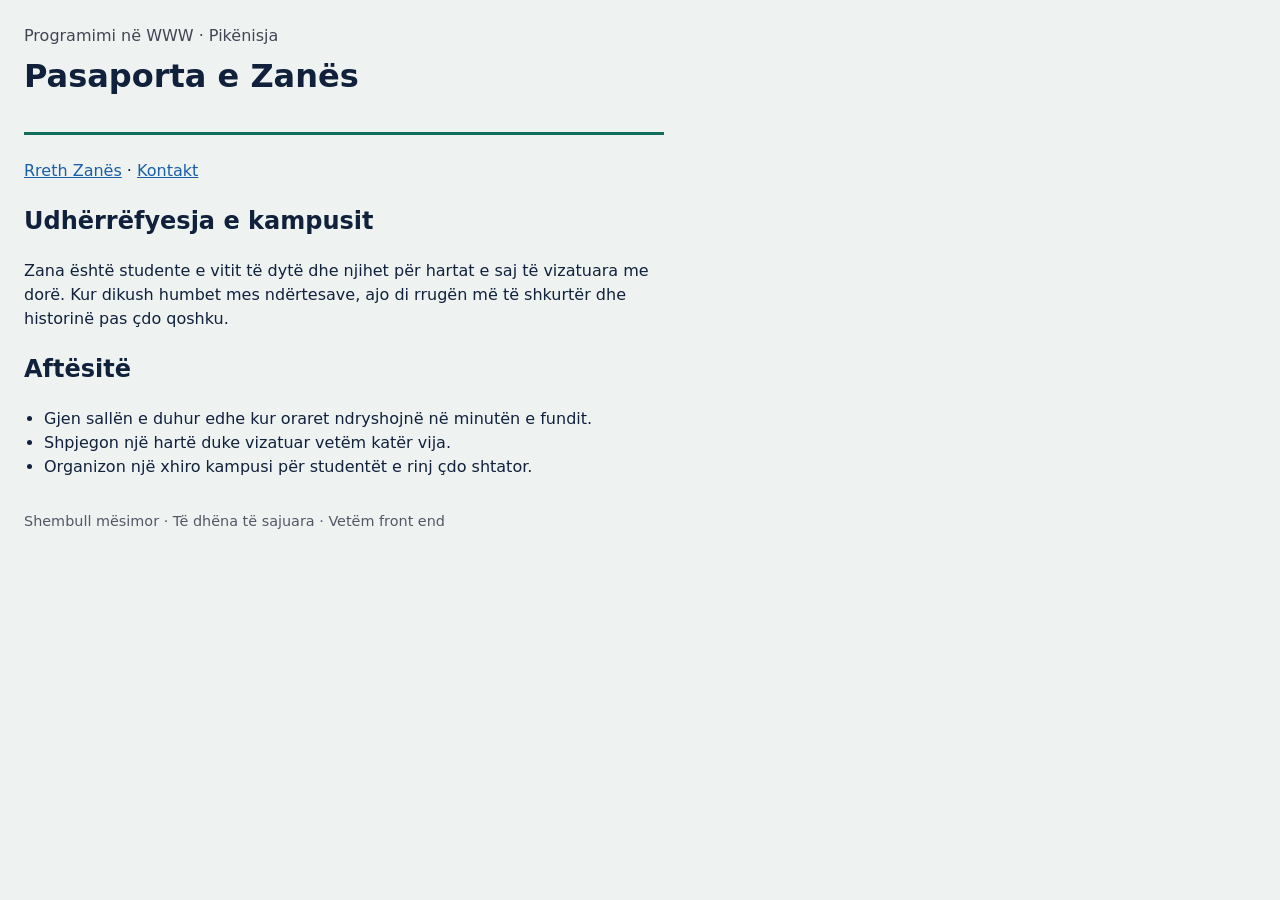
<file: index.html>
<!doctype html>
<html lang="sq">
  <head>
    <meta charset="UTF-8" />
    <meta name="viewport" content="width=device-width, initial-scale=1" />
    <title>Pasaporta digjitale dhe GitHub</title>
    <link rel="stylesheet" href="style.css" />
  </head>
  <body>
    <a class="skip" href="#main">Kalo te përmbajtja</a>
    <header>
      <p>Programimi në WWW · Pikënisja</p>
      <h1>Pasaporta e Zanës</h1>
    </header>
    <main id="main">
      <p>
        <a href="rreth.html">Rreth Zanës</a> ·
        <a href="kontakt.html">Kontakt</a>
      </p>

      <h2>Udhërrëfyesja e kampusit</h2>
      <p>
        Zana është studente e vitit të dytë dhe njihet për hartat e saj të
        vizatuara me dorë. Kur dikush humbet mes ndërtesave, ajo di rrugën
        më të shkurtër dhe historinë pas çdo qoshku.
      </p>

      <h2>Aftësitë</h2>
      <ul>
        <li>Gjen sallën e duhur edhe kur oraret ndryshojnë në minutën e fundit.</li>
        <li>Shpjegon një hartë duke vizatuar vetëm katër vija.</li>
        <li>Organizon një xhiro kampusi për studentët e rinj çdo shtator.</li>
      </ul>
    </main>
    <footer>Shembull mësimor · Të dhëna të sajuara · Vetëm front end</footer>
  </body>
</html>
</file>
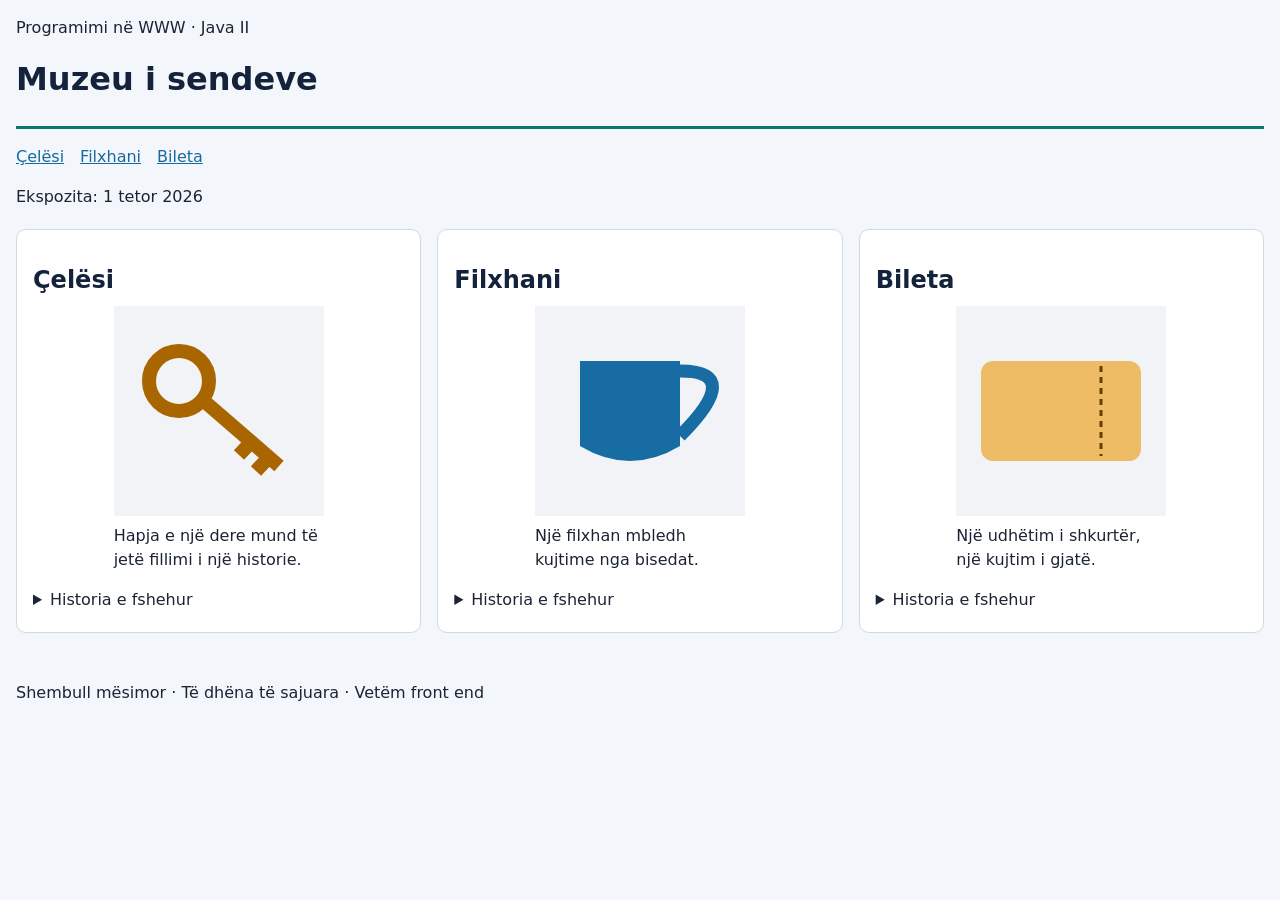
<file: Java II/index.html>
<!doctype html>
<html lang="sq">
  <head>
    <meta charset="UTF-8" />
    <meta name="viewport" content="width=device-width, initial-scale=1" />
    <title>Muzeu i sendeve</title>
    <link rel="stylesheet" href="style.css" />
  </head>
  <body>
    <a class="skip" href="#main">Kalo te përmbajtja</a>
    <header>
      <p>Programimi në WWW · Java II</p>
      <h1>Muzeu i sendeve</h1>
    </header>
    <nav aria-label="Sendet e ekspozitës">
      <a href="#celesi">Çelësi</a>
      <a href="#filxhani">Filxhani</a>
      <a href="#bileta">Bileta</a>
    </nav>
    <main id="main">
      <p class="date">Ekspozita: <time datetime="2026-10-01">1 tetor 2026</time></p>

      <div class="grid">
        <article class="card" id="celesi">
          <h2>Çelësi</h2>
          <figure>
            <img src="celesi.svg" alt="Një çelës bronzi me unazë të rrumbullakët" width="210" height="210" />
            <figcaption>Hapja e një dere mund të jetë fillimi i një historie.</figcaption>
          </figure>
          <details>
            <summary>Historia e fshehur</summary>
            <p>Ky çelës hapte portën e një shtëpie të vjetër në rrugën e pazarit. Kur shtëpia u shit, pronari e mbajti çelësin në xhep për vite me radhë.</p>
          </details>
        </article>

        <article class="card" id="filxhani">
          <h2>Filxhani</h2>
          <figure>
            <img src="filxhani.svg" alt="Një filxhan blu me vesh" width="210" height="210" />
            <figcaption>Një filxhan mbledh kujtime nga bisedat.</figcaption>
          </figure>
          <details>
            <summary>Historia e fshehur</summary>
            <p>Në çdo vizitë, nëna e shërbente kafenë në këtë filxhan. Ai nuk u përdor për askënd tjetër dhe sot ruhet në raftin e xhamit.</p>
          </details>
        </article>

        <article class="card" id="bileta">
          <h2>Bileta</h2>
          <figure>
            <img src="bileta.svg" alt="Një biletë e verdhë me vijë të pikuar për shqyerje" width="210" height="210" />
            <figcaption>Një udhëtim i shkurtër, një kujtim i gjatë.</figcaption>
          </figure>
          <details>
            <summary>Historia e fshehur</summary>
            <p>Kjo biletë përdoret për një udhëtim me tren drejt detit. Pjesa e shqyer u hodh, kurse kjo mbeti si kujtim i verës së parë në qytet.</p>
          </details>
        </article>
      </div>
    </main>
    <footer>Shembull mësimor · Të dhëna të sajuara · Vetëm front end</footer>
  </body>
</html>
</file>
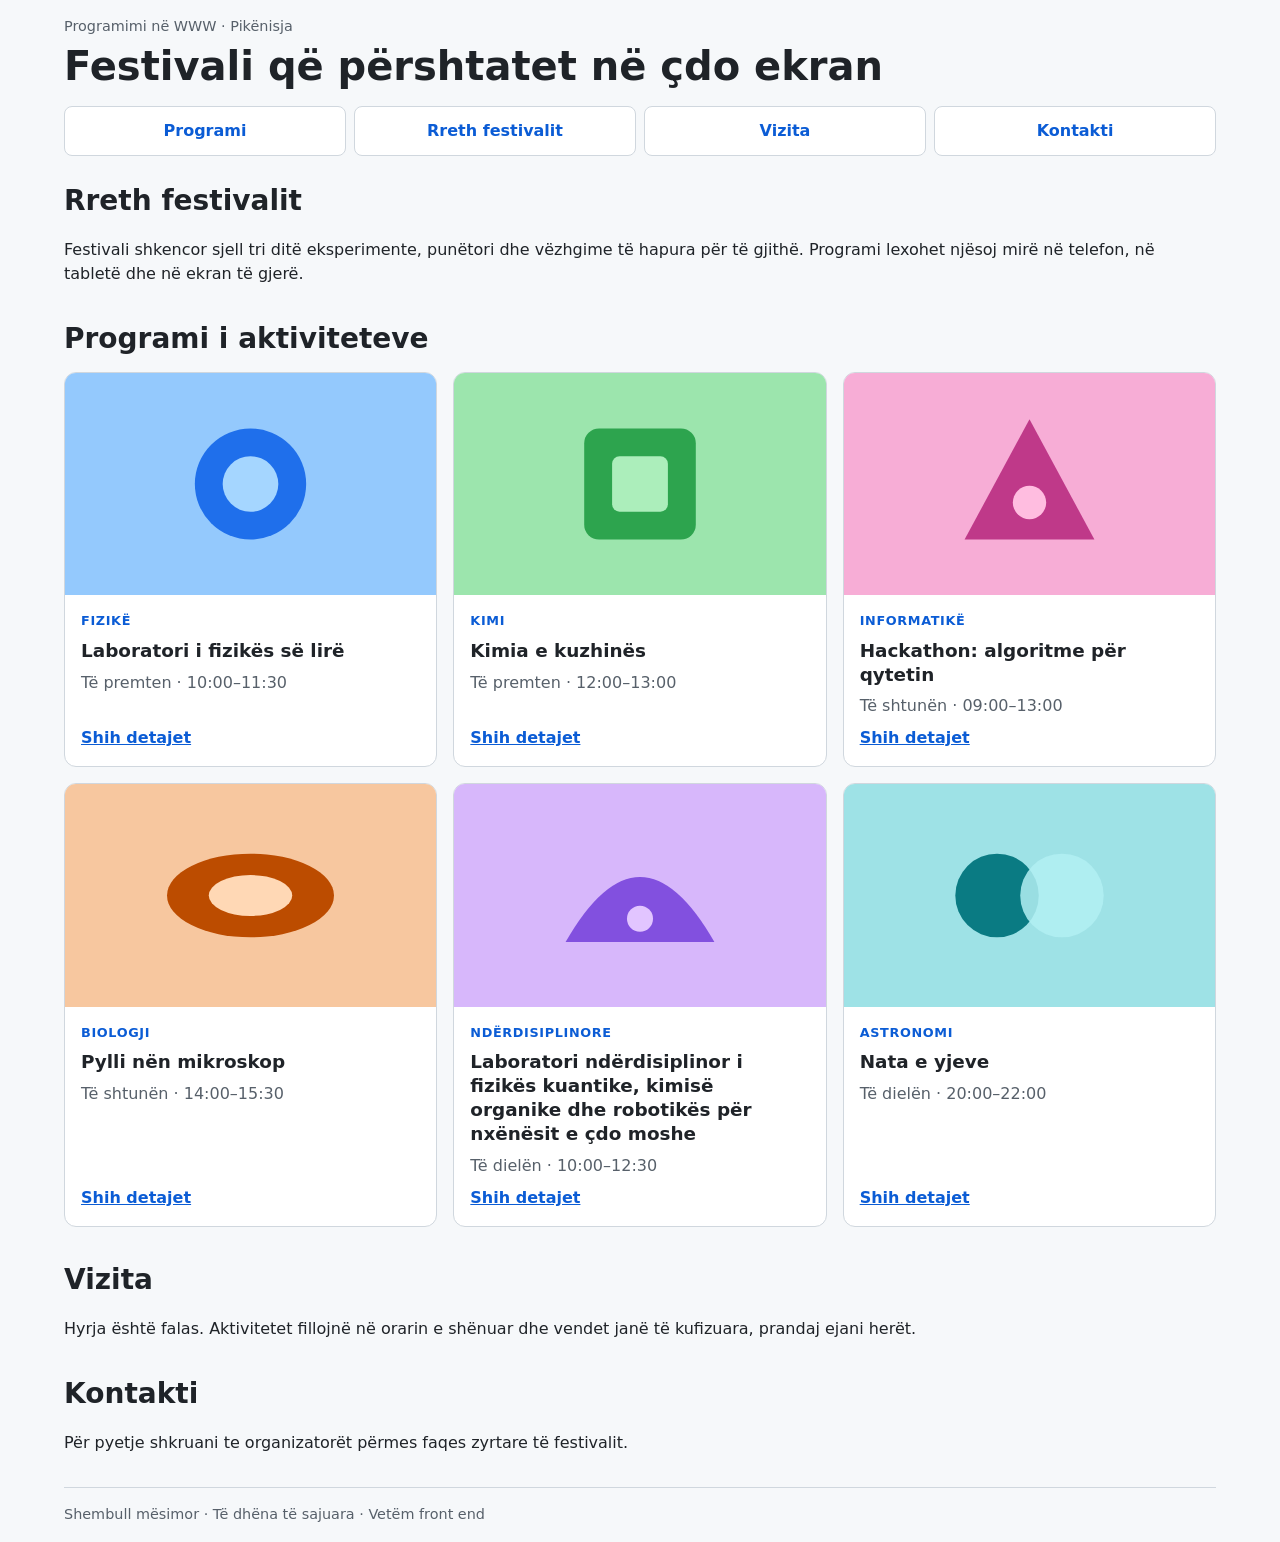
<file: Java IV/index.html>
<!doctype html>
<html lang="sq">
  <head>
    <meta charset="UTF-8" />
    <meta name="viewport" content="width=device-width, initial-scale=1" />
    <title>Festivali që përshtatet në çdo ekran</title>
    <link rel="stylesheet" href="style.css" />
  </head>
  <body>
    <a class="skip" href="#main">Kalo te përmbajtja</a>
    <header>
      <p>Programimi në WWW · Pikënisja</p>
      <h1>Festivali që përshtatet në çdo ekran</h1>
      <nav aria-label="Menuja kryesore">
        <ul class="menu">
          <li><a href="#programi">Programi</a></li>
          <li><a href="#rreth">Rreth festivalit</a></li>
          <li><a href="#vizita">Vizita</a></li>
          <li><a href="#kontakti">Kontakti</a></li>
        </ul>
      </nav>
    </header>
    <main id="main">
      <section id="rreth" aria-labelledby="rreth-titulli">
        <h2 id="rreth-titulli">Rreth festivalit</h2>
        <p>Festivali shkencor sjell tri ditë eksperimente, punëtori dhe vëzhgime të hapura për të gjithë. Programi lexohet njësoj mirë në telefon, në tabletë dhe në ekran të gjerë.</p>
      </section>
      <section id="programi" aria-labelledby="programi-titulli">
        <h2 id="programi-titulli">Programi i aktiviteteve</h2>
        <div class="cards">
          <article class="card">
            <img src="assets/aktiviteti-1.svg" alt="Ilustrim për aktivitetin: Fizikë" width="400" height="240" loading="lazy" />
            <div class="card-body">
              <p class="category">Fizikë</p>
              <h3>Laboratori i fizikës së lirë</h3>
              <p class="time"><span class="visually-hidden">Orari: </span>Të premten · 10:00–11:30</p>
              <a class="details" href="detaje.html#a1">Shih detajet<span class="visually-hidden"> për Laboratori i fizikës së lirë</span></a>
            </div>
          </article>
          <article class="card">
            <img src="assets/aktiviteti-2.svg" alt="Ilustrim për aktivitetin: Kimi" width="400" height="240" loading="lazy" />
            <div class="card-body">
              <p class="category">Kimi</p>
              <h3>Kimia e kuzhinës</h3>
              <p class="time"><span class="visually-hidden">Orari: </span>Të premten · 12:00–13:00</p>
              <a class="details" href="detaje.html#a2">Shih detajet<span class="visually-hidden"> për Kimia e kuzhinës</span></a>
            </div>
          </article>
          <article class="card">
            <img src="assets/aktiviteti-3.svg" alt="Ilustrim për aktivitetin: Informatikë" width="400" height="240" loading="lazy" />
            <div class="card-body">
              <p class="category">Informatikë</p>
              <h3>Hackathon: algoritme për qytetin</h3>
              <p class="time"><span class="visually-hidden">Orari: </span>Të shtunën · 09:00–13:00</p>
              <a class="details" href="detaje.html#a3">Shih detajet<span class="visually-hidden"> për Hackathon: algoritme për qytetin</span></a>
            </div>
          </article>
          <article class="card">
            <img src="assets/aktiviteti-4.svg" alt="Ilustrim për aktivitetin: Biologji" width="400" height="240" loading="lazy" />
            <div class="card-body">
              <p class="category">Biologji</p>
              <h3>Pylli nën mikroskop</h3>
              <p class="time"><span class="visually-hidden">Orari: </span>Të shtunën · 14:00–15:30</p>
              <a class="details" href="detaje.html#a4">Shih detajet<span class="visually-hidden"> për Pylli nën mikroskop</span></a>
            </div>
          </article>
          <article class="card">
            <img src="assets/aktiviteti-5.svg" alt="Ilustrim për aktivitetin: Ndërdisiplinore" width="400" height="240" loading="lazy" />
            <div class="card-body">
              <p class="category">Ndërdisiplinore</p>
              <h3>Laboratori ndërdisiplinor i fizikës kuantike, kimisë organike dhe robotikës për nxënësit e çdo moshe</h3>
              <p class="time"><span class="visually-hidden">Orari: </span>Të dielën · 10:00–12:30</p>
              <a class="details" href="detaje.html#a5">Shih detajet<span class="visually-hidden"> për Laboratori ndërdisiplinor i fizikës kuantike, kimisë organike dhe robotikës për nxënësit e çdo moshe</span></a>
            </div>
          </article>
          <article class="card">
            <img src="assets/aktiviteti-6.svg" alt="Ilustrim për aktivitetin: Astronomi" width="400" height="240" loading="lazy" />
            <div class="card-body">
              <p class="category">Astronomi</p>
              <h3>Nata e yjeve</h3>
              <p class="time"><span class="visually-hidden">Orari: </span>Të dielën · 20:00–22:00</p>
              <a class="details" href="detaje.html#a6">Shih detajet<span class="visually-hidden"> për Nata e yjeve</span></a>
            </div>
          </article>
        </div>
      </section>
      <section id="vizita" aria-labelledby="vizita-titulli">
        <h2 id="vizita-titulli">Vizita</h2>
        <p>Hyrja është falas. Aktivitetet fillojnë në orarin e shënuar dhe vendet janë të kufizuara, prandaj ejani herët.</p>
      </section>
      <section id="kontakti" aria-labelledby="kontakti-titulli">
        <h2 id="kontakti-titulli">Kontakti</h2>
        <p>Për pyetje shkruani te organizatorët përmes faqes zyrtare të festivalit.</p>
      </section>
    </main>
    <footer>Shembull mësimor · Të dhëna të sajuara · Vetëm front end</footer>
  </body>
</html>
</file>
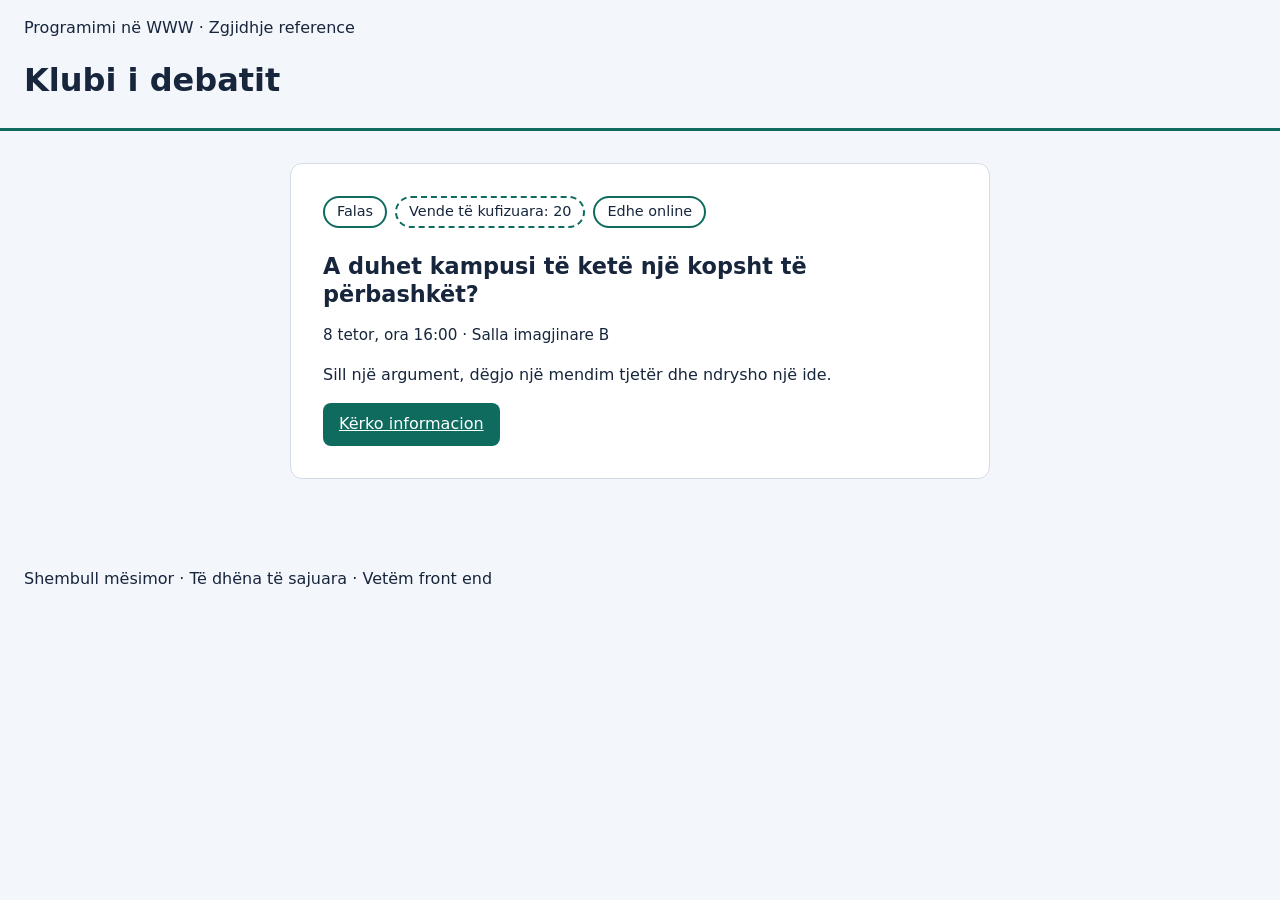
<file: Java III/JavaIII/index.html>
<!doctype html>
<html lang="sq">
  <head>
    <meta charset="UTF-8" />
    <meta name="viewport" content="width=device-width, initial-scale=1" />
    <title>Klubi i debatit · Afishe</title>
    <link rel="icon" href="assets/debat.svg" type="image/svg+xml" />
    <link rel="stylesheet" href="style.css" />
    <!-- gabime.css ngarkohet pas style.css; rregullat e riparuara jetojnë aty -->
    <link rel="stylesheet" href="Fillimi/gabime.css" />
  </head>
  <body>
    <a class="skip" href="#main">Kalo te përmbajtja</a>
    <header class="site-header">
      <p>Programimi në WWW · Zgjidhje reference</p>
      <h1>Klubi i debatit</h1>
    </header>

    <main id="main">
      <article class="card poster" aria-labelledby="titulli">
        <ul class="badges" aria-label="Informacion mbi pjesëmarrjen">
          <li class="badge badge--free">Falas</li>
          <li class="badge badge--limited">Vende të kufizuara: 20</li>
          <li class="badge badge--online">Edhe online</li>
        </ul>

        <h2 id="titulli">A duhet kampusi të ketë një kopsht të përbashkët?</h2>
        <p class="meta">
          <time datetime="2026-10-08T16:00">8 tetor, ora 16:00</time> · Salla imagjinare B
        </p>
        <p>Sill një argument, dëgjo një mendim tjetër dhe ndrysho një ide.</p>
        <a class="btn" href="https://example.com/regjistrohu">Kërko informacion</a>
      </article>
    </main>

    <footer class="site-footer">Shembull mësimor · Të dhëna të sajuara · Vetëm front end</footer>
  </body>
</html>
</file>
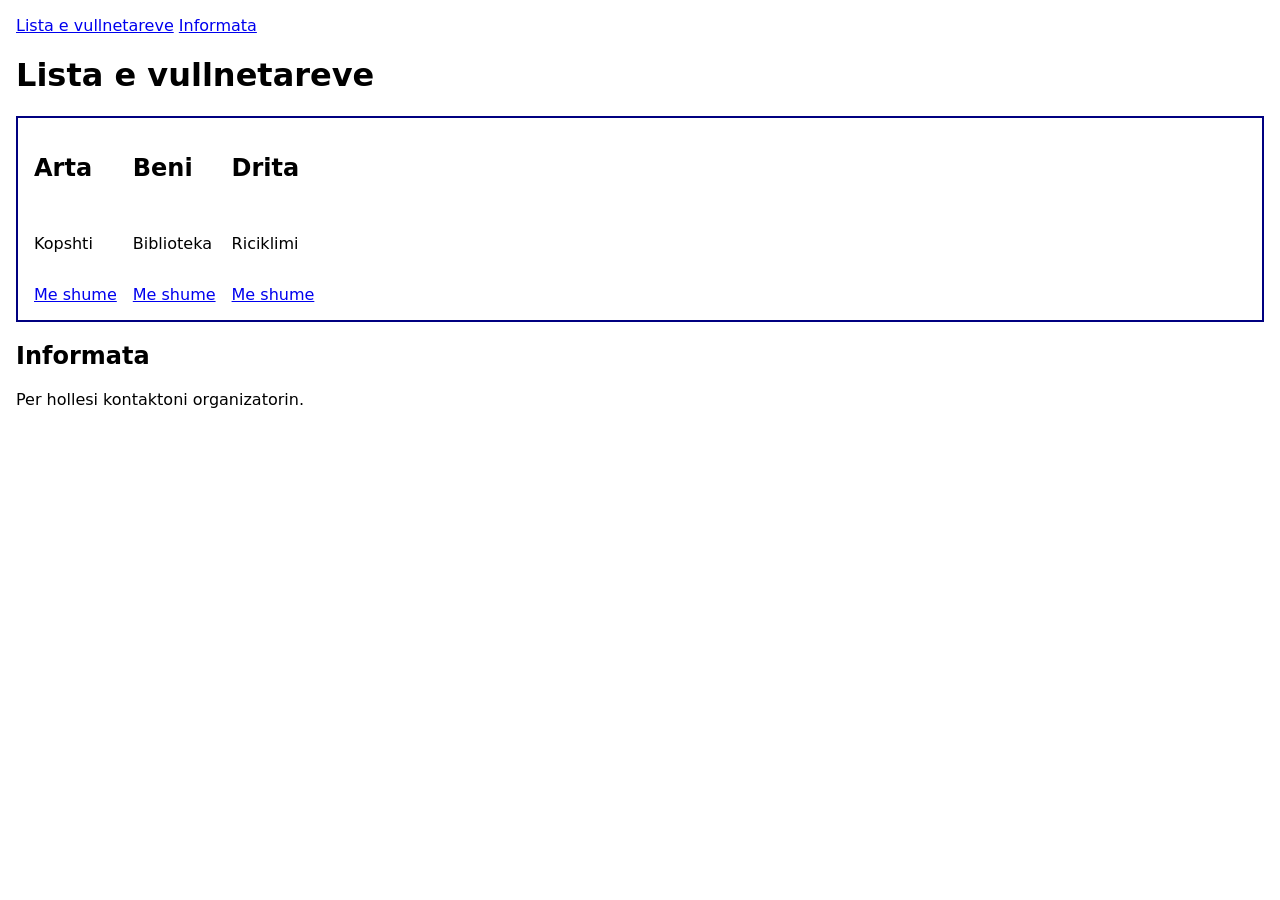
<file: Vleresime/Prova1/index.html>
<!doctype html>
<html lang="sq">
<head>
  <meta charset="UTF-8">
  <meta name="viewport" content="width=device-width,initial-scale=1">
  <title>Lista e vullnetareve</title>
  <link rel="stylesheet" href="style.css">
</head>
<body>
  <nav><a href="#anetaret">Lista e vullnetareve</a> <a href="#kontakti">Informata</a></nav>
  <main>
    <h1>Lista e vullnetareve</h1>
    <section id="anetaret" class="members" aria-label="Lista e vullnetareve">
      <article>
        <h2>Arta</h2>
        <p>Kopshti</p>
        <a href="#kontakti">Me shume</a>
      </article>
      <article>
        <h2>Beni</h2>
        <p>Biblioteka</p>
        <a href="#kontakti">Me shume</a>
      </article>
      <article>
        <h2>Drita</h2>
        <p>Riciklimi</p>
        <a href="#kontakti">Me shume</a>
      </article>
    </section>
    <section id="kontakti">
      <h2>Informata</h2>
      <p>Per hollesi kontaktoni organizatorin.</p>
    </section>
  </main>
</body>
</html>
</file>
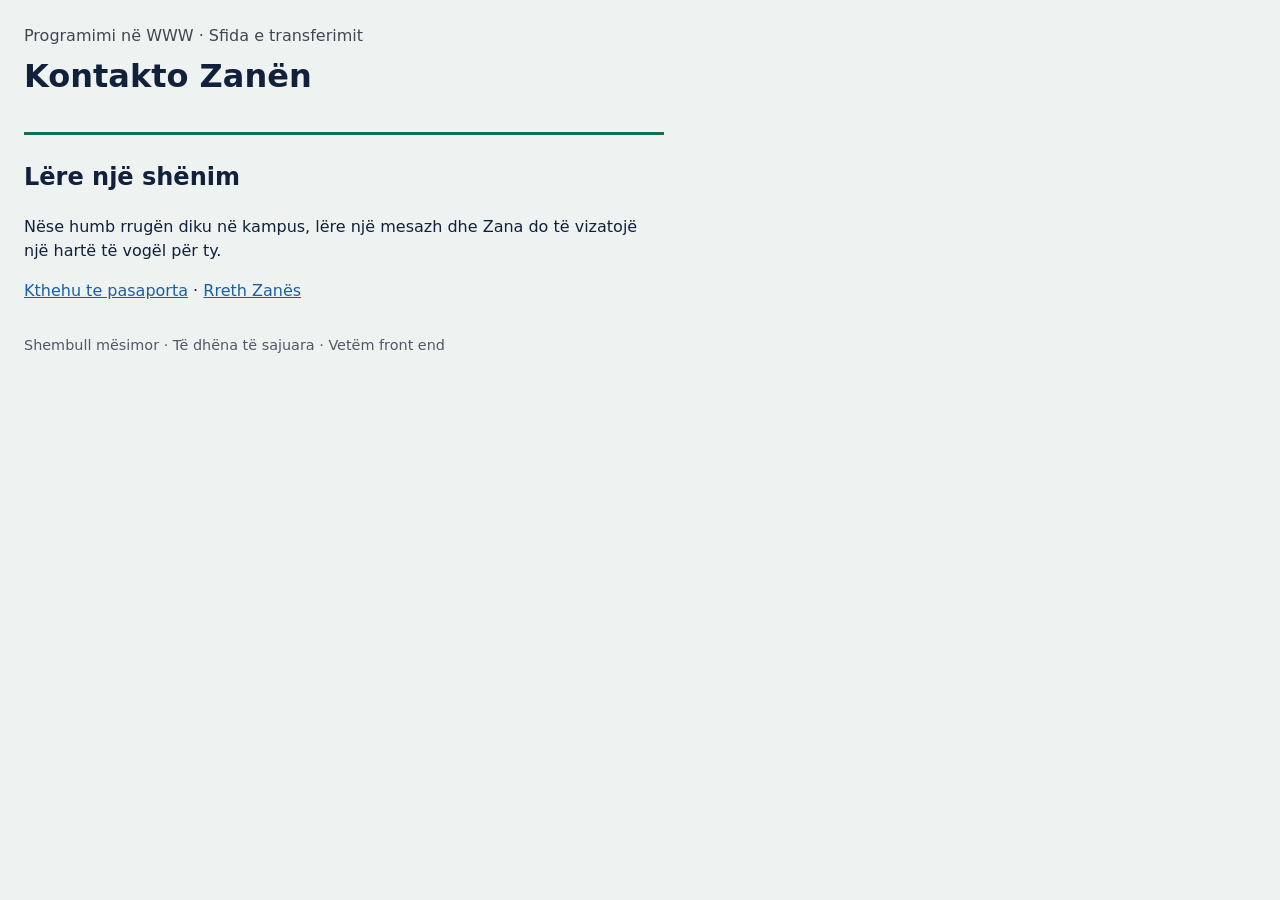
<file: kontakt.html>
<!doctype html>
<html lang="sq">
  <head>
    <meta charset="UTF-8" />
    <meta name="viewport" content="width=device-width, initial-scale=1" />
    <title>Kontakto Zanën</title>
    <link rel="stylesheet" href="style.css" />
  </head>
  <body>
    <a class="skip" href="#main">Kalo te përmbajtja</a>
    <header>
      <p>Programimi në WWW · Sfida e transferimit</p>
      <h1>Kontakto Zanën</h1>
    </header>
    <main id="main">
      <h2>Lëre një shënim</h2>
      <p>
        Nëse humb rrugën diku në kampus, lëre një mesazh dhe Zana do të
        vizatojë një hartë të vogël për ty.
      </p>
      <p>
        <a href="index.html">Kthehu te pasaporta</a> ·
        <a href="rreth.html">Rreth Zanës</a>
      </p>
    </main>
    <footer>Shembull mësimor · Të dhëna të sajuara · Vetëm front end</footer>
  </body>
</html>
</file>
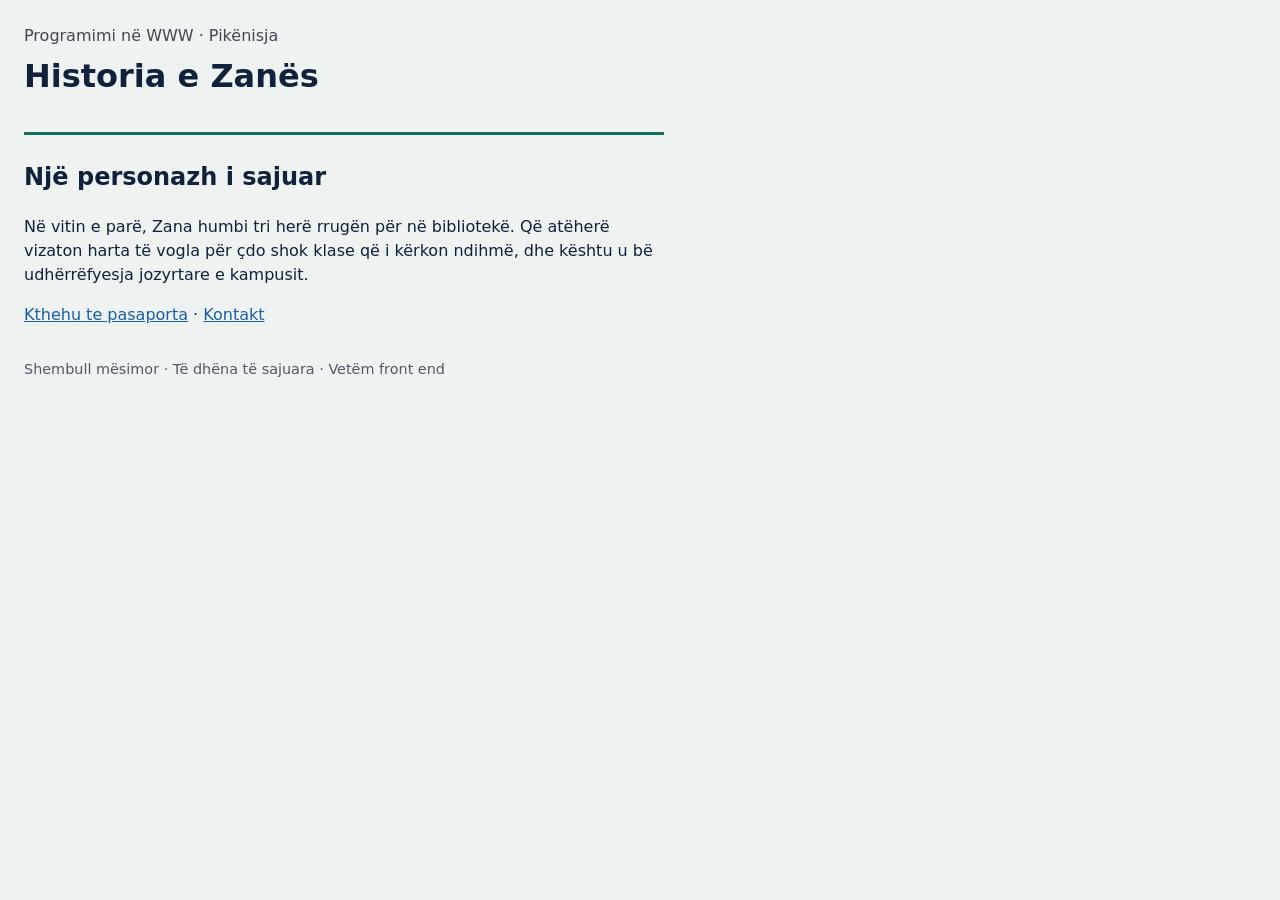
<file: rreth.html>
<!doctype html>
<html lang="sq">
  <head>
    <meta charset="UTF-8" />
    <meta name="viewport" content="width=device-width, initial-scale=1" />
    <title>Historia e Zanës</title>
    <link rel="stylesheet" href="style.css" />
  </head>
  <body>
    <a class="skip" href="#main">Kalo te përmbajtja</a>
    <header>
      <p>Programimi në WWW · Pikënisja</p>
      <h1>Historia e Zanës</h1>
    </header>
    <main id="main">
      <h2>Një personazh i sajuar</h2>
      <p>
        Në vitin e parë, Zana humbi tri herë rrugën për në bibliotekë. Që
        atëherë vizaton harta të vogla për çdo shok klase që i kërkon
        ndihmë, dhe kështu u bë udhërrëfyesja jozyrtare e kampusit.
      </p>
      <p>
        <a href="index.html">Kthehu te pasaporta</a> ·
        <a href="kontakt.html">Kontakt</a>
      </p>
    </main>
    <footer>Shembull mësimor · Të dhëna të sajuara · Vetëm front end</footer>
  </body>
</html>
</file>
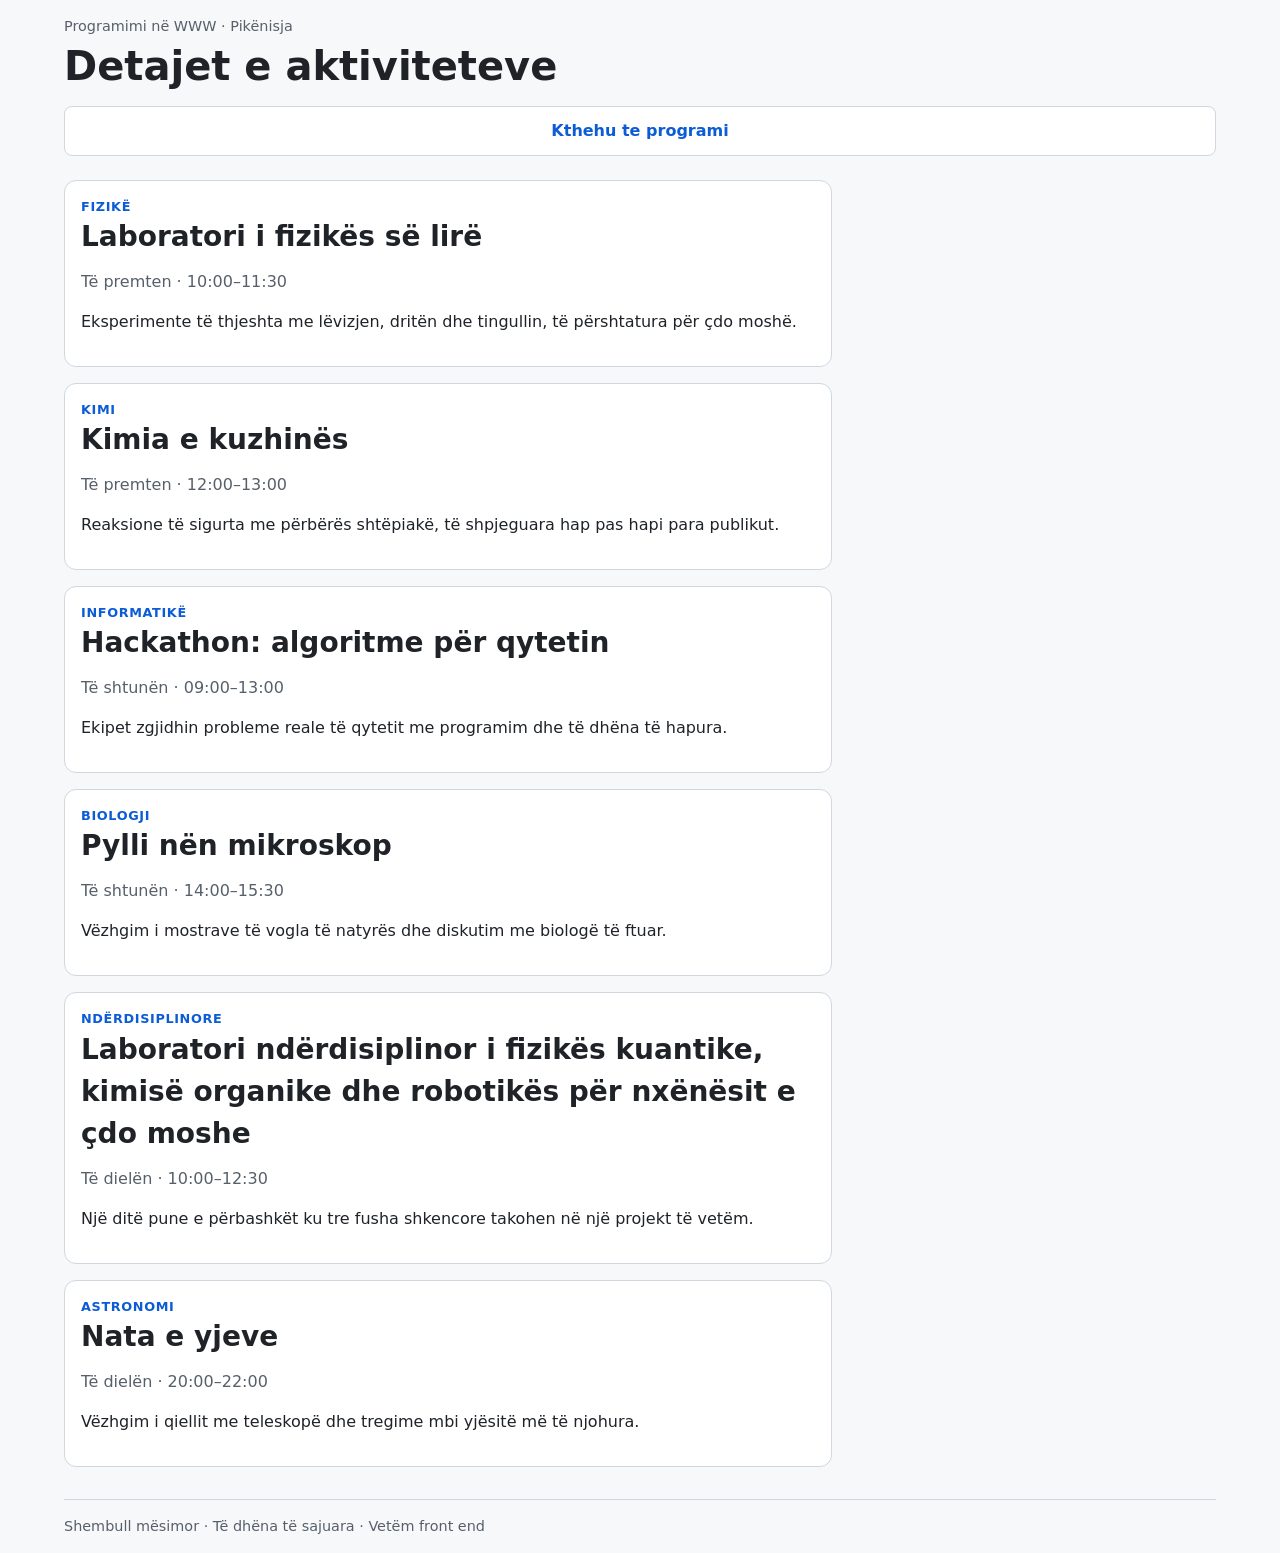
<file: Java IV/detaje.html>
<!doctype html>
<html lang="sq">
  <head>
    <meta charset="UTF-8" />
    <meta name="viewport" content="width=device-width, initial-scale=1" />
    <title>Detajet e aktiviteteve</title>
    <link rel="stylesheet" href="style.css" />
  </head>
  <body>
    <a class="skip" href="#main">Kalo te përmbajtja</a>
    <header>
      <p>Programimi në WWW · Pikënisja</p>
      <h1>Detajet e aktiviteteve</h1>
      <nav aria-label="Menuja kryesore">
        <ul class="menu">
          <li><a href="index.html">Kthehu te programi</a></li>
        </ul>
      </nav>
    </header>
    <main id="main">
      <article id="a1" class="detail">
        <p class="category">Fizikë</p>
        <h2>Laboratori i fizikës së lirë</h2>
        <p class="time">Të premten · 10:00–11:30</p>
        <p>Eksperimente të thjeshta me lëvizjen, dritën dhe tingullin, të përshtatura për çdo moshë.</p>
      </article>
      <article id="a2" class="detail">
        <p class="category">Kimi</p>
        <h2>Kimia e kuzhinës</h2>
        <p class="time">Të premten · 12:00–13:00</p>
        <p>Reaksione të sigurta me përbërës shtëpiakë, të shpjeguara hap pas hapi para publikut.</p>
      </article>
      <article id="a3" class="detail">
        <p class="category">Informatikë</p>
        <h2>Hackathon: algoritme për qytetin</h2>
        <p class="time">Të shtunën · 09:00–13:00</p>
        <p>Ekipet zgjidhin probleme reale të qytetit me programim dhe të dhëna të hapura.</p>
      </article>
      <article id="a4" class="detail">
        <p class="category">Biologji</p>
        <h2>Pylli nën mikroskop</h2>
        <p class="time">Të shtunën · 14:00–15:30</p>
        <p>Vëzhgim i mostrave të vogla të natyrës dhe diskutim me biologë të ftuar.</p>
      </article>
      <article id="a5" class="detail">
        <p class="category">Ndërdisiplinore</p>
        <h2>Laboratori ndërdisiplinor i fizikës kuantike, kimisë organike dhe robotikës për nxënësit e çdo moshe</h2>
        <p class="time">Të dielën · 10:00–12:30</p>
        <p>Një ditë pune e përbashkët ku tre fusha shkencore takohen në një projekt të vetëm.</p>
      </article>
      <article id="a6" class="detail">
        <p class="category">Astronomi</p>
        <h2>Nata e yjeve</h2>
        <p class="time">Të dielën · 20:00–22:00</p>
        <p>Vëzhgim i qiellit me teleskopë dhe tregime mbi yjësitë më të njohura.</p>
      </article>
    </main>
    <footer>Shembull mësimor · Të dhëna të sajuara · Vetëm front end</footer>
  </body>
</html>
</file>
<file: style.css>
/* Shkruaj stilin tënd. */
* {
  box-sizing: border-box;
}

:root {
  --bg: #eef3f2;
  --ink: #11213b;
  --line: #0f6f5c;
  --link: #1a5ea8;
}

body {
  font-family: system-ui, sans-serif;
  margin: 0;
  padding: 1.5rem;
  background: var(--bg);
  color: var(--ink);
  line-height: 1.5;
}

.skip {
  position: absolute;
  left: -999px;
  top: auto;
}
.skip:focus {
  position: static;
  display: inline-block;
  margin-bottom: 0.5rem;
}

header p {
  margin: 0 0 0.25rem;
  color: #445;
}

header h1 {
  margin: 0 0 1rem;
}

header {
  border-bottom: 3px solid var(--line);
  padding-bottom: 1rem;
  margin-bottom: 1.5rem;
  max-width: 40rem;
}

main {
  max-width: 40rem;
}

main ul {
  padding-left: 1.25rem;
}

a {
  color: var(--link);
}

a:focus-visible,
button:focus-visible {
  outline: 3px solid var(--line);
  outline-offset: 2px;
}

footer {
  margin-top: 2rem;
  color: #556;
  font-size: 0.9rem;
}
</file>
<file: Java II/style.css>
/* Muzeu i sendeve · stili */
:root {
  --bg: #f3f6fb;
  --card: #ffffff;
  --ink: #14233c;
  --text: #1b2433;
  --line: #cfd9e6;
  --accent: #0f766e;
  --link: #1769a0;
  --thumb: #f1f3f7;
}

* {
  box-sizing: border-box;
}

body {
  font-family: system-ui, sans-serif;
  margin: 1rem;
  background: var(--bg);
  color: var(--text);
  line-height: 1.5;
}

.skip {
  position: absolute;
  left: -999px;
  top: 0;
  background: var(--ink);
  color: #fff;
  padding: 0.5rem 0.75rem;
  z-index: 10;
}
.skip:focus {
  left: 0.5rem;
  top: 0.5rem;
}

header {
  border-bottom: 3px solid var(--accent);
  padding-bottom: 1rem;
  margin-bottom: 1rem;
}
header p {
  margin: 0;
}
h1 {
  color: var(--ink);
  font-size: 2rem;
  margin: 1.25rem 0 0.75rem;
  line-height: 1.2;
}

nav {
  display: flex;
  flex-wrap: wrap;
  gap: 1rem;
  margin-bottom: 1rem;
}
a {
  color: var(--link);
}
a:focus-visible,
summary:focus-visible {
  outline: 3px solid var(--accent);
  outline-offset: 2px;
}

.date {
  margin: 0 0 1.25rem;
}

.grid {
  display: grid;
  grid-template-columns: repeat(auto-fit, minmax(min(100%, 17rem), 1fr));
  gap: 1rem;
}

.card {
  background: var(--card);
  border: 1px solid var(--line);
  border-radius: 10px;
  padding: 1rem;
  scroll-margin-top: 1rem;
}
.card:target {
  border-color: var(--accent);
  box-shadow: 0 0 0 2px var(--accent);
}
.card h2 {
  color: var(--ink);
  font-size: 1.5rem;
  margin: 1rem 0 0.5rem;
}

figure {
  margin: 0 0 1rem;
  padding: 0 1rem;
}
figure img {
  display: block;
  width: 100%;
  max-width: 210px;
  height: auto;
  margin: 0 auto;
  background: var(--thumb);
}
figcaption {
  max-width: 210px;
  margin: 0.5rem auto 0;
}

details {
  padding: 0 0 0.25rem;
}
summary {
  cursor: pointer;
}
details p {
  margin: 0.5rem 0 0;
}

footer {
  margin-top: 3rem;
}

@media (prefers-reduced-motion: reduce) {
  * {
    scroll-behavior: auto;
  }
}
</file>
<file: Java IV/style.css>
* {
  box-sizing: border-box;
}
:root {
  --bg: #f6f8fa;
  --surface: #ffffff;
  --text: #1f2328;
  --muted: #57606a;
  --accent: #0b5cd5;
  --border: #d0d7de;
}
@media (prefers-color-scheme: dark) {
  :root {
    --bg: #0d1117;
    --surface: #161b22;
    --text: #e6edf3;
    --muted: #9da7b3;
    --accent: #79b8ff;
    --border: #30363d;
  }
}
html {
  scroll-behavior: smooth;
  scroll-padding-top: 1rem;
}
body {
  font-family: system-ui, sans-serif;
  margin: 1rem;
  background: var(--bg);
  color: var(--text);
  line-height: 1.5;
  overflow-wrap: anywhere;
}
img {
  display: block;
  max-width: 100%;
  height: auto;
}
a {
  color: var(--accent);
}
a:focus-visible {
  outline: 3px solid var(--accent);
  outline-offset: 2px;
  border-radius: 4px;
}
.skip {
  position: absolute;
  left: 1rem;
  top: 0;
  padding: 0.5rem 1rem;
  background: var(--accent);
  color: #fff;
  border-radius: 0 0 6px 6px;
  transform: translateY(-120%);
}
.skip:focus {
  transform: translateY(0);
}
.visually-hidden {
  position: absolute;
  width: 1px;
  height: 1px;
  margin: -1px;
  padding: 0;
  overflow: hidden;
  clip: rect(0 0 0 0);
  white-space: nowrap;
  border: 0;
}
header {
  max-width: 72rem;
  margin: 0 auto 1.5rem;
}
header p {
  margin: 0 0 0.25rem;
  color: var(--muted);
  font-size: 0.9rem;
}
h1 {
  margin: 0 0 1rem;
  font-size: clamp(1.5rem, 5vw, 2.5rem);
  line-height: 1.2;
}
.menu {
  display: flex;
  flex-wrap: wrap;
  gap: 0.5rem;
  margin: 0;
  padding: 0;
  list-style: none;
}
.menu li {
  flex: 1 1 8rem;
}
.menu a {
  display: block;
  padding: 0.75rem 1rem;
  text-align: center;
  text-decoration: none;
  font-weight: 600;
  background: var(--surface);
  border: 1px solid var(--border);
  border-radius: 8px;
}
.menu a:hover {
  border-color: var(--accent);
}
main {
  max-width: 72rem;
  margin: 0 auto;
}
section {
  margin-bottom: 2rem;
}
h2 {
  margin: 0 0 0.75rem;
  font-size: clamp(1.25rem, 3.5vw, 1.75rem);
}
.cards {
  display: grid;
  grid-template-columns: 1fr;
  gap: 1rem;
}
@media (min-width: 600px) {
  .cards {
    grid-template-columns: repeat(2, 1fr);
  }
}
@media (min-width: 900px) {
  .cards {
    grid-template-columns: repeat(3, 1fr);
  }
}
.card {
  display: flex;
  flex-direction: column;
  min-width: 0;
  overflow: hidden;
  background: var(--surface);
  border: 1px solid var(--border);
  border-radius: 12px;
}
.card-body {
  display: flex;
  flex-direction: column;
  flex: 1;
  gap: 0.5rem;
  padding: 1rem;
}
.card h3 {
  margin: 0;
  font-size: 1.15rem;
  line-height: 1.3;
  overflow-wrap: anywhere;
  hyphens: auto;
}
.category {
  margin: 0;
  font-size: 0.8rem;
  font-weight: 700;
  letter-spacing: 0.05em;
  text-transform: uppercase;
  color: var(--accent);
}
.time {
  margin: 0;
  color: var(--muted);
}
.details {
  margin-top: auto;
  font-weight: 600;
}
.detail {
  max-width: 48rem;
  margin-bottom: 1rem;
  padding: 1rem;
  background: var(--surface);
  border: 1px solid var(--border);
  border-radius: 12px;
}
.detail:target {
  border-color: var(--accent);
  box-shadow: 0 0 0 3px var(--accent);
}
footer {
  max-width: 72rem;
  margin: 2rem auto 0;
  padding-top: 1rem;
  border-top: 1px solid var(--border);
  color: var(--muted);
  font-size: 0.9rem;
}
</file>
<file: Java III/JavaIII/style.css>
/* ===== Variabla: ngjyra dhe hapësira ===== */
:root {
  --color-ink: #17263c;
  --color-bg: #f3f6fb;
  --color-surface: #ffffff;
  --color-accent: #0f6b5e;      /* kontrast me të bardhën ~6.3:1 */
  --color-accent-dark: #0a4f45;
  --color-border: #d5dbe6;
  --color-focus: #b45309;       /* ngjyrë e ndryshme nga accent, e dukshme me Tab */

  --space-1: 0.5rem;
  --space-2: 1rem;
  --space-3: 1.5rem;
  --space-4: 2rem;
  --radius: 0.75rem;
}

/* box-sizing: width përfshin padding + border, pra paneli nuk fryhet */
* {
  box-sizing: border-box;
}

body {
  font-family: system-ui, sans-serif;
  margin: 0;
  color: var(--color-ink);   /* trashëgohet nga të gjithë pasardhësit */
  background: var(--color-bg);
  line-height: 1.5;
}

/* ===== Skeleti i faqes ===== */
.site-header {
  padding: var(--space-2) var(--space-3) var(--space-3);
  border-bottom: 3px solid var(--color-accent);
}
.site-header p {
  margin: 0;
}
.site-header h1 {
  margin: var(--space-2) 0 0;
}

main {
  padding: var(--space-4) var(--space-2);
}

.site-footer {
  padding: var(--space-3);
  margin-top: var(--space-4);
}

/* ===== Karta (klasë e ripërdorshme) ===== */
.card {
  background: var(--color-surface);
  border: 1px solid var(--color-border);
  border-radius: var(--radius);
  padding: var(--space-4);
}
.card h2 {
  margin: var(--space-3) 0 var(--space-2);
  font-size: 1.4rem;
  line-height: 1.25;
}
.card p {
  margin: 0 0 var(--space-2);
}
.meta {
  font-size: 0.95rem;
}

/* ===== Etiketat: dallohen me tekst + stil kufiri, jo vetëm ngjyrë ===== */
.badges {
  display: flex;
  flex-wrap: wrap;
  gap: var(--space-1);
  list-style: none;
  margin: 0;
  padding: 0;
}
.badge {
  padding: 0.2rem 0.75rem;
  border: 2px solid var(--color-accent);
  border-radius: 999px;
  font-size: 0.9rem;
}
.badge--free    { border-style: solid; }
.badge--limited { border-style: dashed; }
.badge--online  { border-style: solid; }

/* ===== Lidhje / buton ===== */
.btn {
  display: inline-block;
  padding: 0.6rem var(--space-2);
  background: var(--color-accent);
  color: #fff;
  border-radius: 0.5rem;
  text-decoration: underline;
}
.btn:hover {
  background: var(--color-accent-dark);
}

/* ===== Focus i dukshëm (vetëm për tastierë) ===== */
a:focus-visible {
  outline: 3px solid var(--color-focus);
  outline-offset: 3px;
}

/* ===== Skip link: i fshehur derisa merr fokus ===== */
.skip {
  position: absolute;
  left: var(--space-2);
  top: -4rem;
  padding: var(--space-1) var(--space-2);
  background: var(--color-ink);
  color: #fff;
  border-radius: 0.25rem;
}
.skip:focus-visible {
  top: var(--space-1);
}
</file>
<file: Java III/JavaIII/Fillimi/gabime.css>
/*
  DIAGNOZA (kodi origjinal)

  #poster { color: white; background: white; width: 700px; padding: 80px; }
  .poster { color: #17263c; width: 100%; }

  Gabimi 1 - konflikt specifike:
    Të dy rregullat godasin të njëjtin element dhe vendosin `color`.
    #poster ka specifikë (1,0,0), .poster ka (0,1,0). ID-ja fiton pavarësisht
    renditjes, ndaj teksti del i bardhë mbi sfond të bardhë (i palexueshëm).

  Gabimi 2 - tejkalim i gjerësisë:
    `width: 700px` fiks + padding 80px nga secila anë. Në ekran 360 px paneli
    del jashtë dritares (scroll horizontal) dhe teksti ngushtohet në ~540 px
    brenda një kutie që as nuk futet. Gjithashtu `width: 100%` në .poster
    humbi nga #poster.

  RIPARIMI (pa !important):
    - Heqim selektorin #poster; përdorim vetëm klasën .poster, pra një burim të vetëm.
    - Ngjyra e tekstit nga variabla; sfondi mbetet i bardhë.
    - width:100% + max-width në vend të 700px fiks; padding përgjegjës me clamp().
*/
.poster {
  color: var(--color-ink, #17263c);
  background: #fff;
  width: 100%;
  max-width: 700px;
  margin-inline: auto;
  padding: clamp(1rem, 6vw, 2rem);
}
</file>
<file: Vleresime/Prova1/style.css>
* {
  box-sizing: border-box;
}

body {
  font-family: system-ui, sans-serif;
  margin: 1rem;
}

.members {
  width: 100%;
  min-width: 0;
  padding: 1rem;
  border: 2px solid navy;
  display: flex;
  gap: 1rem;
}

.members article {
  min-width: 0;
  display: grid;
  gap: 1rem;
}

.members p {
  overflow-wrap: anywhere;
}

a:focus-visible {
  outline: 3px solid navy;
  outline-offset: 3px;
}


  
@media (min-width: 800px) {
  .members {
    grid-template-columns: repeat(3, minmax(0, 1fr));
  }
}
</file>
